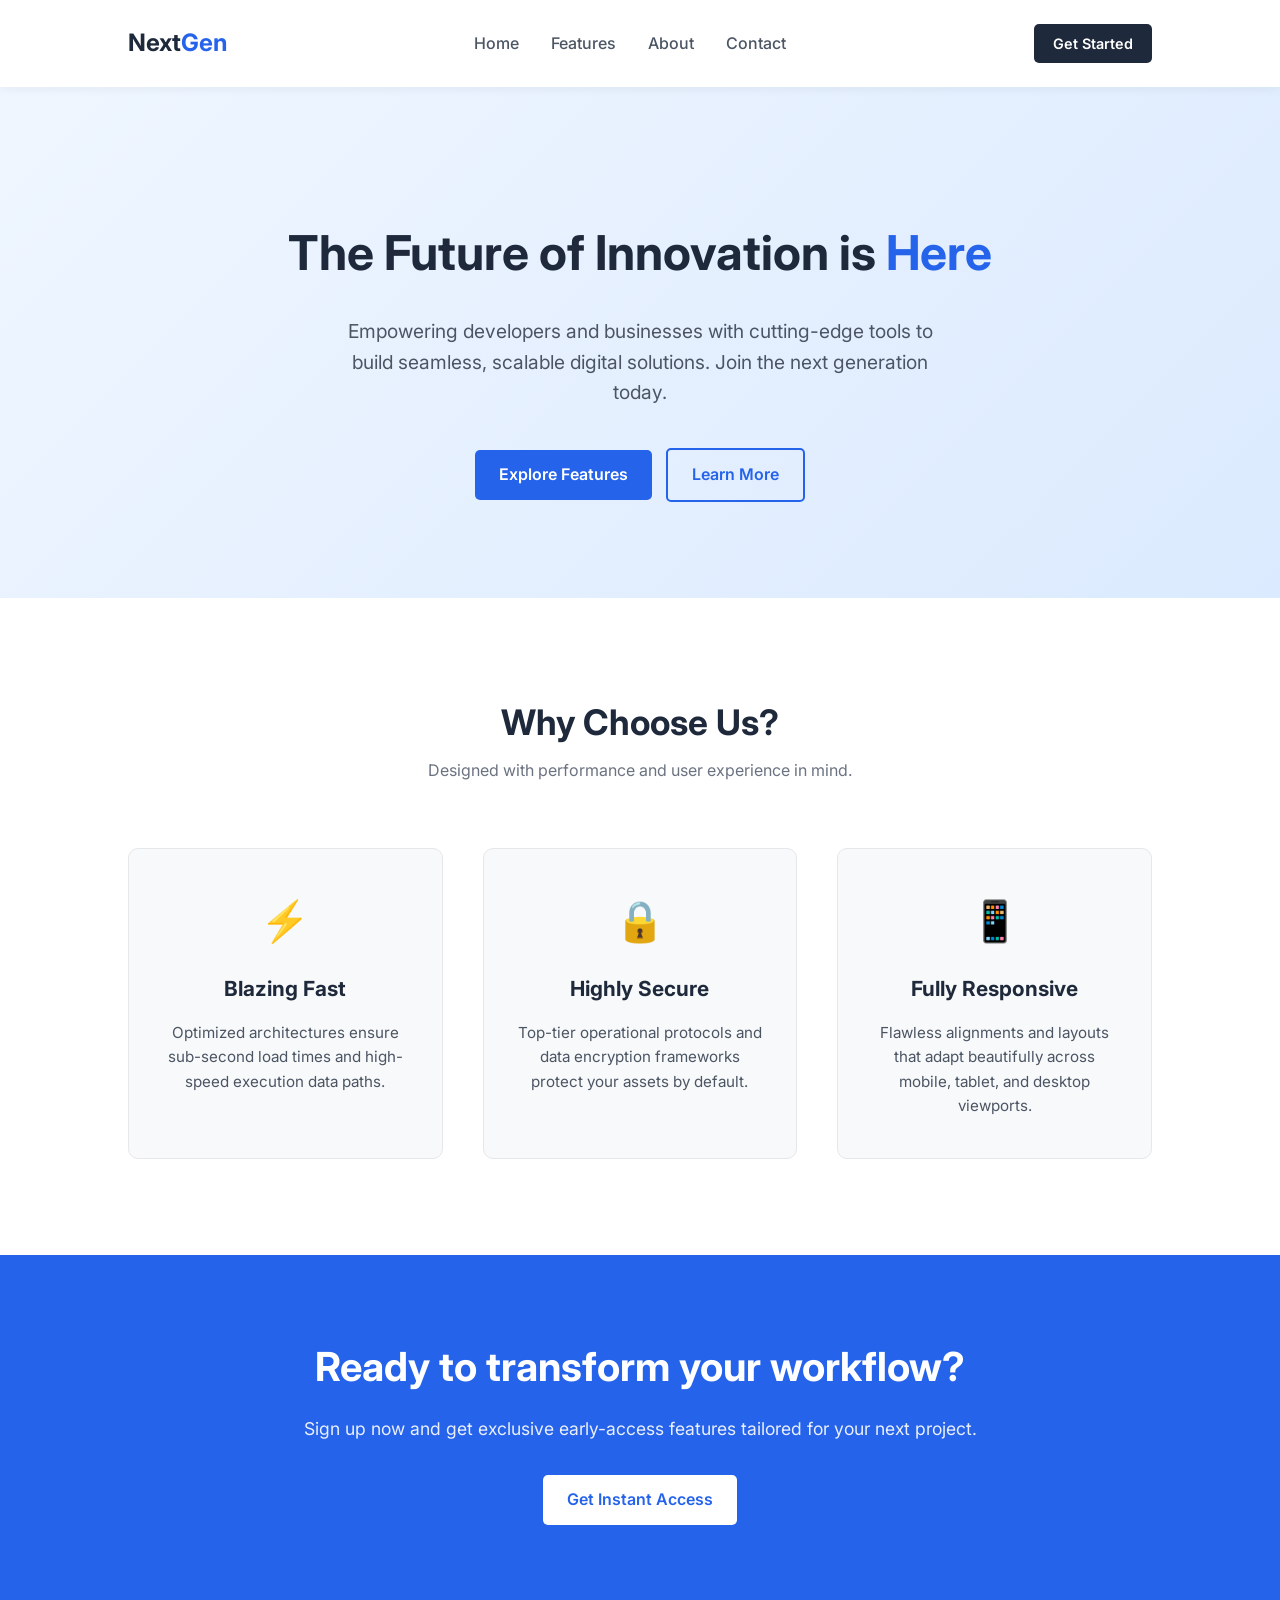
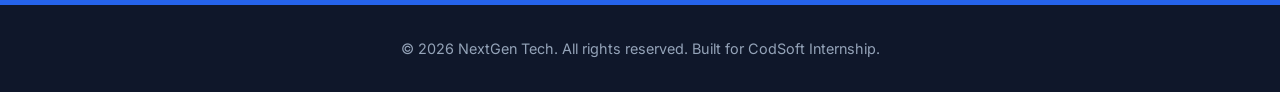
<file: WEB_DEVELOPMENT/Level_1/Task1/index.html>
<!DOCTYPE html>
<html lang="en">
<head>
    <meta charset="UTF-8">
    <meta name="viewport" content="width=device-width, initial-scale=1.0">
    <title>NextGen Tech | Landing Page</title>
    <link rel="stylesheet" href="style.css">
    <link href="https://fonts.googleapis.com/css2?family=Inter:wght@300;400;600;700&display=swap" rel="stylesheet">
</head>
<body>

    <header class="navbar">
        <div class="logo">Next<span>Gen</span></div>
        <nav>
            <ul class="nav-links">
                <li><a href="#home">Home</a></li>
                <li><a href="#features">Features</a></li>
                <li><a href="#about">About</a></li>
                <li><a href="#contact">Contact</a></li>
            </ul>
        </nav>
        <a href="#cta" class="btn btn-nav">Get Started</a>
    </header>

    <section id="home" class="hero">
        <div class="hero-content">
            <h1>The Future of Innovation is <span>Here</span></h1>
            <p>Empowering developers and businesses with cutting-edge tools to build seamless, scalable digital solutions. Join the next generation today.</p>
            <div class="hero-buttons">
                <a href="#features" class="btn btn-primary">Explore Features</a>
                <a href="#contact" class="btn btn-secondary">Learn More</a>
            </div>
        </div>
    </section>

    <section id="features" class="features-section">
        <h2>Why Choose Us?</h2>
        <p class="section-subtitle">Designed with performance and user experience in mind.</p>
        
        <div class="features-grid">
            <div class="feature-card">
                <div class="icon">⚡</div>
                <h3>Blazing Fast</h3>
                <p>Optimized architectures ensure sub-second load times and high-speed execution data paths.</p>
            </div>
            <div class="feature-card">
                <div class="icon">🔒</div>
                <h3>Highly Secure</h3>
                <p>Top-tier operational protocols and data encryption frameworks protect your assets by default.</p>
            </div>
            <div class="feature-card">
                <div class="icon">📱</div>
                <h3>Fully Responsive</h3>
                <p>Flawless alignments and layouts that adapt beautifully across mobile, tablet, and desktop viewports.</p>
            </div>
        </div>
    </section>

    <section id="cta" class="cta-section">
        <div class="cta-container">
            <h2>Ready to transform your workflow?</h2>
            <p>Sign up now and get exclusive early-access features tailored for your next project.</p>
            <a href="#contact" class="btn btn-light">Get Instant Access</a>
        </div>
    </section>

    <footer>
        <p>&copy; 2026 NextGen Tech. All rights reserved. Built for CodSoft Internship.</p>
    </footer>

</body>
</html>
</file>
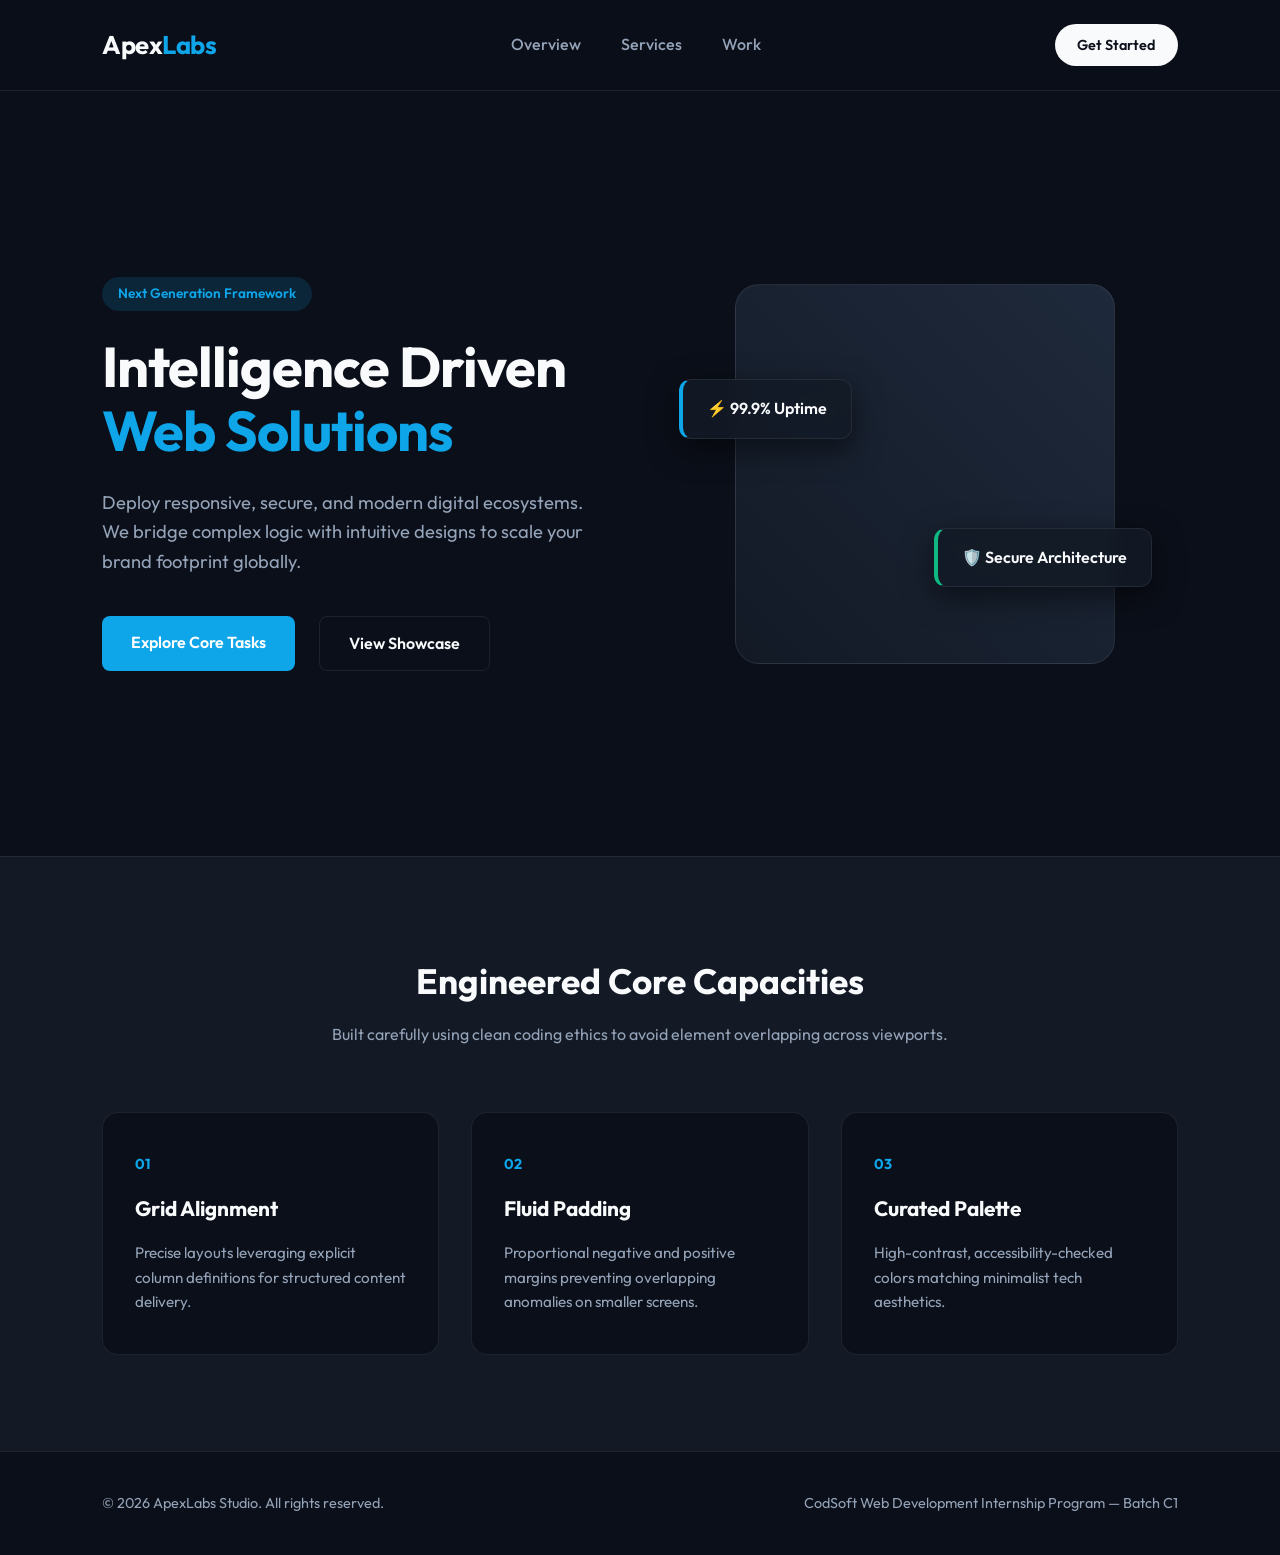
<file: WEB_DEVELOPMENT/Level_1/Task2/index.html>
<!DOCTYPE html>
<html lang="en">
<head>
    <meta charset="UTF-8">
    <meta name="viewport" content="width=device-width, initial-scale=1.0">
    <title>Apex Analytics | Landing Page</title>
    <link rel="stylesheet" href="style.css">
    <link href="https://fonts.googleapis.com/css2?family=Outfit:wght@300;400;600;700&display=swap" rel="stylesheet">
</head>
<body>

    <header class="main-header">
        <div class="brand-logo">Apex<span>Labs</span></div>
        <nav class="nav-container">
            <ul class="menu-links">
                <li><a href="#hero">Overview</a></li>
                <li><a href="#features">Services</a></li>
                <li><a href="#showcase">Work</a></li>
            </ul>
        </nav>
        <a href="#connect" class="header-cta">Get Started</a>
    </header>

    <section id="hero" class="hero-split">
        <div class="hero-text-col">
            <span class="badge">Next Generation Framework</span>
            <h1>Intelligence Driven <span>Web Solutions</span></h1>
            <p>Deploy responsive, secure, and modern digital ecosystems. We bridge complex logic with intuitive designs to scale your brand footprint globally.</p>
            <div class="action-row">
                <a href="#features" class="action-btn primary-action">Explore Core Tasks</a>
                <a href="#showcase" class="action-btn secondary-action">View Showcase</a>
            </div>
        </div>
        <div class="hero-visual-col">
            <div class="visual-box-decoration">
                <div class="floating-card metric-1">⚡ 99.9% Uptime</div>
                <div class="floating-card metric-2">🛡️ Secure Architecture</div>
            </div>
        </div>
    </section>

    <section id="features" class="services-section">
        <div class="section-header">
            <h2>Engineered Core Capacities</h2>
            <p>Built carefully using clean coding ethics to avoid element overlapping across viewports.</p>
        </div>
        
        <div class="grid-layout">
            <div class="grid-card">
                <div class="card-num">01</div>
                <h3>Grid Alignment</h3>
                <p>Precise layouts leveraging explicit column definitions for structured content delivery.</p>
            </div>
            <div class="grid-card">
                <div class="card-num">02</div>
                <h3>Fluid Padding</h3>
                <p>Proportional negative and positive margins preventing overlapping anomalies on smaller screens.</p>
            </div>
            <div class="grid-card">
                <div class="card-num">03</div>
                <h3>Curated Palette</h3>
                <p>High-contrast, accessibility-checked colors matching minimalist tech aesthetics.</p>
            </div>
        </div>
    </section>

    <footer class="compact-footer">
        <div class="footer-content">
            <p>&copy; 2026 ApexLabs Studio. All rights reserved.</p>
            <p class="footer-tag">CodSoft Web Development Internship Program — Batch C1</p>
        </div>
    </footer>

</body>
</html>
</file>
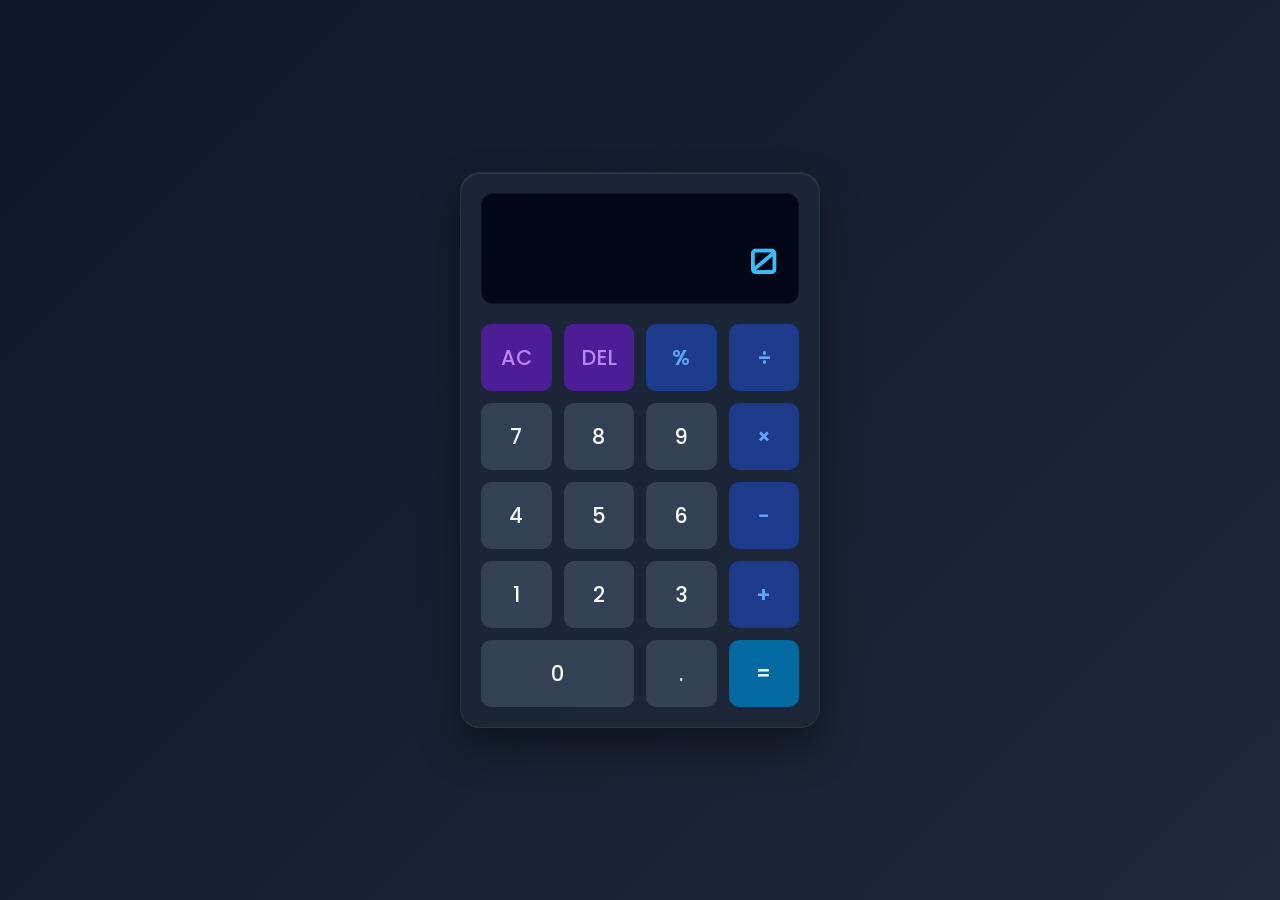
<file: WEB_DEVELOPMENT/Level_1/Task3/index.html>
<!DOCTYPE html>
<html lang="en">
<head>
    <meta charset="UTF-8">
    <meta name="viewport" content="width=device-width, initial-scale=1.0">
    <title>Smart Matrix Calculator</title>
    <link rel="stylesheet" href="style.css">
    <link href="https://fonts.googleapis.com/css2?family=Orbitron:wght@500;700&family=Poppins:wght@400;500&display=swap" rel="stylesheet">
</head>
<body>

    <div class="calculator-container">
        <div class="calculator-screen">
            <div id="previous-operand" class="previous-input"></div>
            <div id="current-operand" class="current-input">0</div>
        </div>

        <div class="calculator-buttons">
            <button class="btn ctrl-btn" data-action="clear">AC</button>
            <button class="btn ctrl-btn" data-action="delete">DEL</button>
            <button class="btn op-btn" data-operator="%">%</button>
            <button class="btn op-btn" data-operator="/">÷</button>

            <button class="btn num-btn">7</button>
            <button class="btn num-btn">8</button>
            <button class="btn num-btn">9</button>
            <button class="btn op-btn" data-operator="*">×</button>

            <button class="btn num-btn">4</button>
            <button class="btn num-btn">5</button>
            <button class="btn num-btn">6</button>
            <button class="btn op-btn" data-operator="-">−</button>

            <button class="btn num-btn">1</button>
            <button class="btn num-btn">2</button>
            <button class="btn num-btn">3</button>
            <button class="btn op-btn" data-operator="+">+</button>

            <button class="btn num-btn span-two">0</button>
            <button class="btn num-btn">.</button>
            <button class="btn equal-btn" id="equals">=</button>
        </div>
    </div>

    <script src="script.js"></script>
</body>
</html>
</file>
<file: WEB_DEVELOPMENT/Level_1/Task1/style.css>
/* Reset and Base Styles */
* {
    margin: 0;
    padding: 0;
    box-sizing: border-box;
}

html {
    scroll-behavior: smooth;
}

body {
    font-family: 'Inter', sans-serif;
    color: #333;
    line-height: 1.6;
    background-color: #f8f9fa;
}

/* Reusable Buttons */
.btn {
    display: inline-block;
    padding: 0.75rem 1.5rem;
    font-weight: 600;
    border-radius: 5px;
    text-decoration: none;
    transition: all 0.3s ease;
    cursor: pointer;
}

.btn-primary {
    background-color: #2563eb;
    color: #fff;
}

.btn-primary:hover {
    background-color: #1d4ed8;
}

.btn-secondary {
    background-color: transparent;
    color: #2563eb;
    border: 2px solid #2563eb;
    margin-left: 10px;
}

.btn-secondary:hover {
    background-color: #2563eb;
    color: #fff;
}

.btn-light {
    background-color: #fff;
    color: #2563eb;
}

.btn-light:hover {
    background-color: #f3f4f6;
}

/* Navbar Layout */
.navbar {
    display: flex;
    justify-content: space-between;
    align-items: center;
    padding: 1.5rem 10%;
    background-color: #fff;
    box-shadow: 0 2px 10px rgba(0, 0, 0, 0.05);
    position: sticky;
    top: 0;
    z-index: 1000;
}

.navbar .logo {
    font-size: 1.5rem;
    font-weight: 700;
    color: #1e293b;
}

.navbar .logo span {
    color: #2563eb;
}

.nav-links {
    list-style: none;
    display: flex;
    gap: 2rem;
}

.nav-links a {
    text-decoration: none;
    color: #4b5563;
    font-weight: 500;
    transition: color 0.3s;
}

.nav-links a:hover {
    color: #2563eb;
}

.btn-nav {
    padding: 0.5rem 1.2rem;
    background-color: #1e293b;
    color: #fff;
    font-size: 0.9rem;
}

.btn-nav:hover {
    background-color: #0f172a;
}

/* Hero Section */
.hero {
    background: linear-gradient(135deg, #eff6ff 0%, #dbeafe 100%);
    padding: 8rem 10% 6rem 10%;
    text-align: center;
}

.hero-content h1 {
    font-size: 3rem;
    color: #1e293b;
    margin-bottom: 1.5rem;
    font-weight: 700;
}

.hero-content h1 span {
    color: #2563eb;
}

.hero-content p {
    font-size: 1.2rem;
    color: #4b5563;
    max-width: 600px;
    margin: 0 auto 2.5rem auto;
}

/* Features Section (Grid) */
.features-section {
    padding: 6rem 10%;
    text-align: center;
    background-color: #fff;
}

.features-section h2 {
    font-size: 2.2rem;
    color: #1e293b;
    margin-bottom: 0.5rem;
}

.section-subtitle {
    color: #6b7280;
    margin-bottom: 4rem;
}

.features-grid {
    display: grid;
    grid-template-columns: repeat(auto-fit, minmax(280px, 1fr));
    gap: 2.5rem;
}

.feature-card {
    padding: 2.5rem 2rem;
    background-color: #f8f9fa;
    border-radius: 10px;
    border: 1px solid #e5e7eb;
    transition: transform 0.3s ease, box-shadow 0.3s ease;
}

.feature-card:hover {
    transform: translateY(-5px);
    box-shadow: 0 10px 20px rgba(0, 0, 0, 0.05);
}

.feature-card .icon {
    font-size: 2.5rem;
    margin-bottom: 1.2rem;
}

.feature-card h3 {
    font-size: 1.3rem;
    color: #1e293b;
    margin-bottom: 1rem;
}

.feature-card p {
    color: #4b5563;
    font-size: 0.95rem;
}

/* Call To Action Section */
.cta-section {
    padding: 5rem 10%;
    background-color: #2563eb;
    color: #fff;
    text-align: center;
}

.cta-container h2 {
    font-size: 2.5rem;
    margin-bottom: 1rem;
}

.cta-container p {
    font-size: 1.1rem;
    margin-bottom: 2rem;
    opacity: 0.9;
}

/* Footer Section */
footer {
    background-color: #0f172a;
    color: #94a3b8;
    text-align: center;
    padding: 2rem 10%;
    font-size: 0.9rem;
}

/* Responsive Breakpoints */
@media (max-width: 768px) {
    .navbar {
        flex-direction: column;
        gap: 1rem;
        padding: 1rem;
    }
    
    .nav-links {
        gap: 1.2rem;
    }
    
    .hero-content h1 {
        font-size: 2.2rem;
    }
    
    .hero-buttons {
        display: flex;
        flex-direction: column;
        gap: 1rem;
        align-items: center;
    }
    
    .btn-secondary {
        margin-left: 0;
    }
}
</file>
<file: WEB_DEVELOPMENT/Level_1/Task2/style.css>
/* Custom Variable Token Framework */
:root {
    --bg-dark: #0b0f19;
    --bg-surface: #131a26;
    --accent-glow: #0ea5e9;
    --text-main: #f8fafc;
    --text-muted: #94a3b8;
    --border-color: rgba(255, 255, 255, 0.08);
}

/* Master Reset Configuration */
* {
    margin: 0;
    padding: 0;
    box-sizing: border-box;
}

html {
    scroll-behavior: smooth;
}

body {
    font-family: 'Outfit', sans-serif;
    background-color: var(--bg-dark);
    color: var(--text-main);
    line-height: 1.6;
    overflow-x: hidden;
}

/* Header Alignment styling via Flexbox */
.main-header {
    display: flex;
    justify-content: space-between;
    align-items: center;
    padding: 1.5rem 8%;
    background-color: rgba(11, 15, 25, 0.85);
    border-bottom: 1px solid var(--border-color);
    position: sticky;
    top: 0;
    z-index: 500;
    backdrop-filter: blur(12px);
}

.brand-logo {
    font-size: 1.6rem;
    font-weight: 700;
    letter-spacing: -0.5px;
}

.brand-logo span {
    color: var(--accent-glow);
}

.menu-links {
    display: flex;
    gap: 2.5rem;
    list-style: none;
}

.menu-links a {
    text-decoration: none;
    color: var(--text-muted);
    font-weight: 500;
    transition: color 0.3s ease;
}

.menu-links a:hover {
    color: var(--accent-glow);
}

.header-cta {
    text-decoration: none;
    background-color: var(--text-main);
    color: var(--bg-dark);
    padding: 0.6rem 1.4rem;
    border-radius: 30px;
    font-weight: 600;
    font-size: 0.9rem;
    transition: transform 0.2s ease;
}

.header-cta:hover {
    transform: scale(1.03);
}

/* Split Columns Layout for Hero Section */
.hero-split {
    display: flex;
    align-items: center;
    justify-content: space-between;
    padding: 6rem 8%;
    min-height: 85vh;
    gap: 4rem;
}

.hero-text-col {
    flex: 1;
    max-width: 600px;
}

.badge {
    background-color: rgba(14, 165, 233, 0.15);
    color: var(--accent-glow);
    padding: 0.4rem 1rem;
    border-radius: 20px;
    font-size: 0.85rem;
    font-weight: 600;
    display: inline-block;
    margin-bottom: 1.5rem;
}

.hero-text-col h1 {
    font-size: 3.5rem;
    line-height: 1.15;
    margin-bottom: 1.5rem;
    font-weight: 700;
    letter-spacing: -1px;
}

.hero-text-col h1 span {
    color: var(--accent-glow);
}

.hero-text-col p {
    color: var(--text-muted);
    font-size: 1.15rem;
    margin-bottom: 2.5rem;
}

.action-row {
    display: flex;
    gap: 1.5rem;
}

.action-btn {
    text-decoration: none;
    padding: 0.85rem 1.8rem;
    border-radius: 8px;
    font-weight: 600;
    transition: all 0.3s ease;
}

.primary-action {
    background-color: var(--accent-glow);
    color: #fff;
}

.primary-action:hover {
    box-shadow: 0 0 20px rgba(14, 165, 233, 0.4);
}

.secondary-action {
    border: 1px solid var(--border-color);
    color: var(--text-main);
}

.secondary-action:hover {
    background-color: rgba(255, 255, 255, 0.05);
}

/* Visual Column Decorative Boxes */
.hero-visual-col {
    flex: 1;
    display: flex;
    justify-content: center;
    position: relative;
}

.visual-box-decoration {
    width: 380px;
    height: 380px;
    background: linear-gradient(45deg, var(--bg-surface), #1e293b);
    border: 1px solid var(--border-color);
    border-radius: 24px;
    position: relative;
}

.floating-card {
    position: absolute;
    background: rgba(19, 26, 38, 0.85);
    padding: 1rem 1.5rem;
    border-radius: 12px;
    border: 1px solid var(--border-color);
    font-weight: 600;
    box-shadow: 0 10px 30px rgba(0,0,0,0.5);
    backdrop-filter: blur(8px);
}

.metric-1 { top: 25%; left: -15%; border-left: 4px solid var(--accent-glow); }
.metric-2 { bottom: 20%; right: -10%; border-left: 4px solid #10b981; }

/* Grid Arrangement for Services Section */
.services-section {
    padding: 6rem 8%;
    background-color: var(--bg-surface);
    border-top: 1px solid var(--border-color);
}

.section-header {
    text-align: center;
    margin-bottom: 4rem;
}

.section-header h2 {
    font-size: 2.2rem;
    margin-bottom: 0.8rem;
}

.section-header p {
    color: var(--text-muted);
}

.grid-layout {
    display: grid;
    grid-template-columns: repeat(auto-fit, minmax(280px, 1fr));
    gap: 2rem;
}

.grid-card {
    background-color: var(--bg-dark);
    padding: 2.5rem 2rem;
    border-radius: 16px;
    border: 1px solid var(--border-color);
    transition: transform 0.3s ease;
}

.grid-card:hover {
    transform: translateY(-5px);
    border-color: var(--accent-glow);
}

.card-num {
    font-size: 0.9rem;
    font-weight: 700;
    color: var(--accent-glow);
    margin-bottom: 1rem;
}

.grid-card h3 {
    font-size: 1.3rem;
    margin-bottom: 1rem;
}

.grid-card p {
    color: var(--text-muted);
    font-size: 0.95rem;
}

/* Footer Element Customization */
.compact-footer {
    padding: 2.5rem 8%;
    background-color: var(--bg-dark);
    border-top: 1px solid var(--border-color);
}

.footer-content {
    display: flex;
    justify-content: space-between;
    align-items: center;
    flex-wrap: wrap;
    gap: 1rem;
    font-size: 0.9rem;
    color: var(--text-muted);
}

/* Responsive Structural Breakpoints to avoid element overlap */
@media (max-width: 992px) {
    .hero-split {
        flex-direction: column;
        text-align: center;
        padding-top: 4rem;
    }
    .action-row {
        justify-content: center;
    }
    .hero-visual-col {
        margin-top: 3rem;
        display: none; /* Safely drops technical asset panel to avoid viewport congestion */
    }
}

@media (max-width: 600px) {
    .main-header {
        flex-direction: column;
        gap: 1rem;
    }
    .menu-links {
        gap: 1.5rem;
    }
    .hero-text-col h1 {
        font-size: 2.4rem;
    }
    .footer-content {
        flex-direction: column;
        text-align: center;
    }
}
</file>
<file: WEB_DEVELOPMENT/Level_1/Task3/style.css>
/* Core Configurations */
* {
    margin: 0;
    padding: 0;
    box-sizing: border-box;
    font-family: 'Poppins', sans-serif;
}

body {
    display: flex;
    justify-content: center;
    align-items: center;
    min-height: 100vh;
    background: linear-gradient(135deg, #0f172a 0%, #1e293b 100%);
}

/* Calculator Glassmorphism Container */
.calculator-container {
    width: 360px;
    background: rgba(30, 41, 59, 0.7);
    border-radius: 20px;
    padding: 20px;
    box-shadow: 0 20px 40px rgba(0, 0, 0, 0.4), 
                inset 0 1px 1px rgba(255, 255, 255, 0.1);
    border: 1px solid rgba(255, 255, 255, 0.05);
}

/* Screen Panel Display */
.calculator-screen {
    background-color: #020617;
    padding: 20px;
    border-radius: 12px;
    text-align: right;
    margin-bottom: 20px;
    min-height: 100px;
    display: flex;
    flex-direction: column;
    justify-content: space-between;
    word-wrap: break-word;
    word-break: break-all;
    border: 1px solid rgba(255, 255, 255, 0.05);
}

.previous-input {
    color: #64748b;
    font-size: 1.1rem;
    min-height: 24px;
}

.current-input {
    color: #38bdf8;
    font-size: 2.2rem;
    font-family: 'Orbitron', monospace;
    font-weight: 500;
}

/* Explicit CSS Grid Implementation for Buttons Alignment */
.calculator-buttons {
    display: grid;
    grid-template-columns: repeat(4, 1fr);
    gap: 12px;
}

/* Button UI Definitions */
.btn {
    padding: 18px 0;
    font-size: 1.3rem;
    font-weight: 500;
    border: none;
    border-radius: 10px;
    background-color: #334155;
    color: #f8fafc;
    cursor: pointer;
    transition: all 0.2s ease;
}

.btn:hover {
    background-color: #475569;
    transform: translateY(-2px);
}

.btn:active {
    transform: translateY(0);
}

/* Special Button Grid Span rule */
.span-two {
    grid-column: span 2;
}

/* Functional Color Categories to avoid overlap and styling clashes */
.op-btn {
    background-color: #1e3a8a;
    color: #60a5fa;
    font-weight: 600;
}

.op-btn:hover {
    background-color: #2563eb;
    color: #fff;
}

.ctrl-btn {
    background-color: #4c1d95;
    color: #c084fc;
}

.ctrl-btn:hover {
    background-color: #6d28d9;
    color: #fff;
}

.equal-btn {
    background-color: #0369a1;
    color: #e0f2fe;
    font-weight: 600;
}

.equal-btn:hover {
    background-color: #0284c7;
    transform: translateY(-2px);
}
</file>
